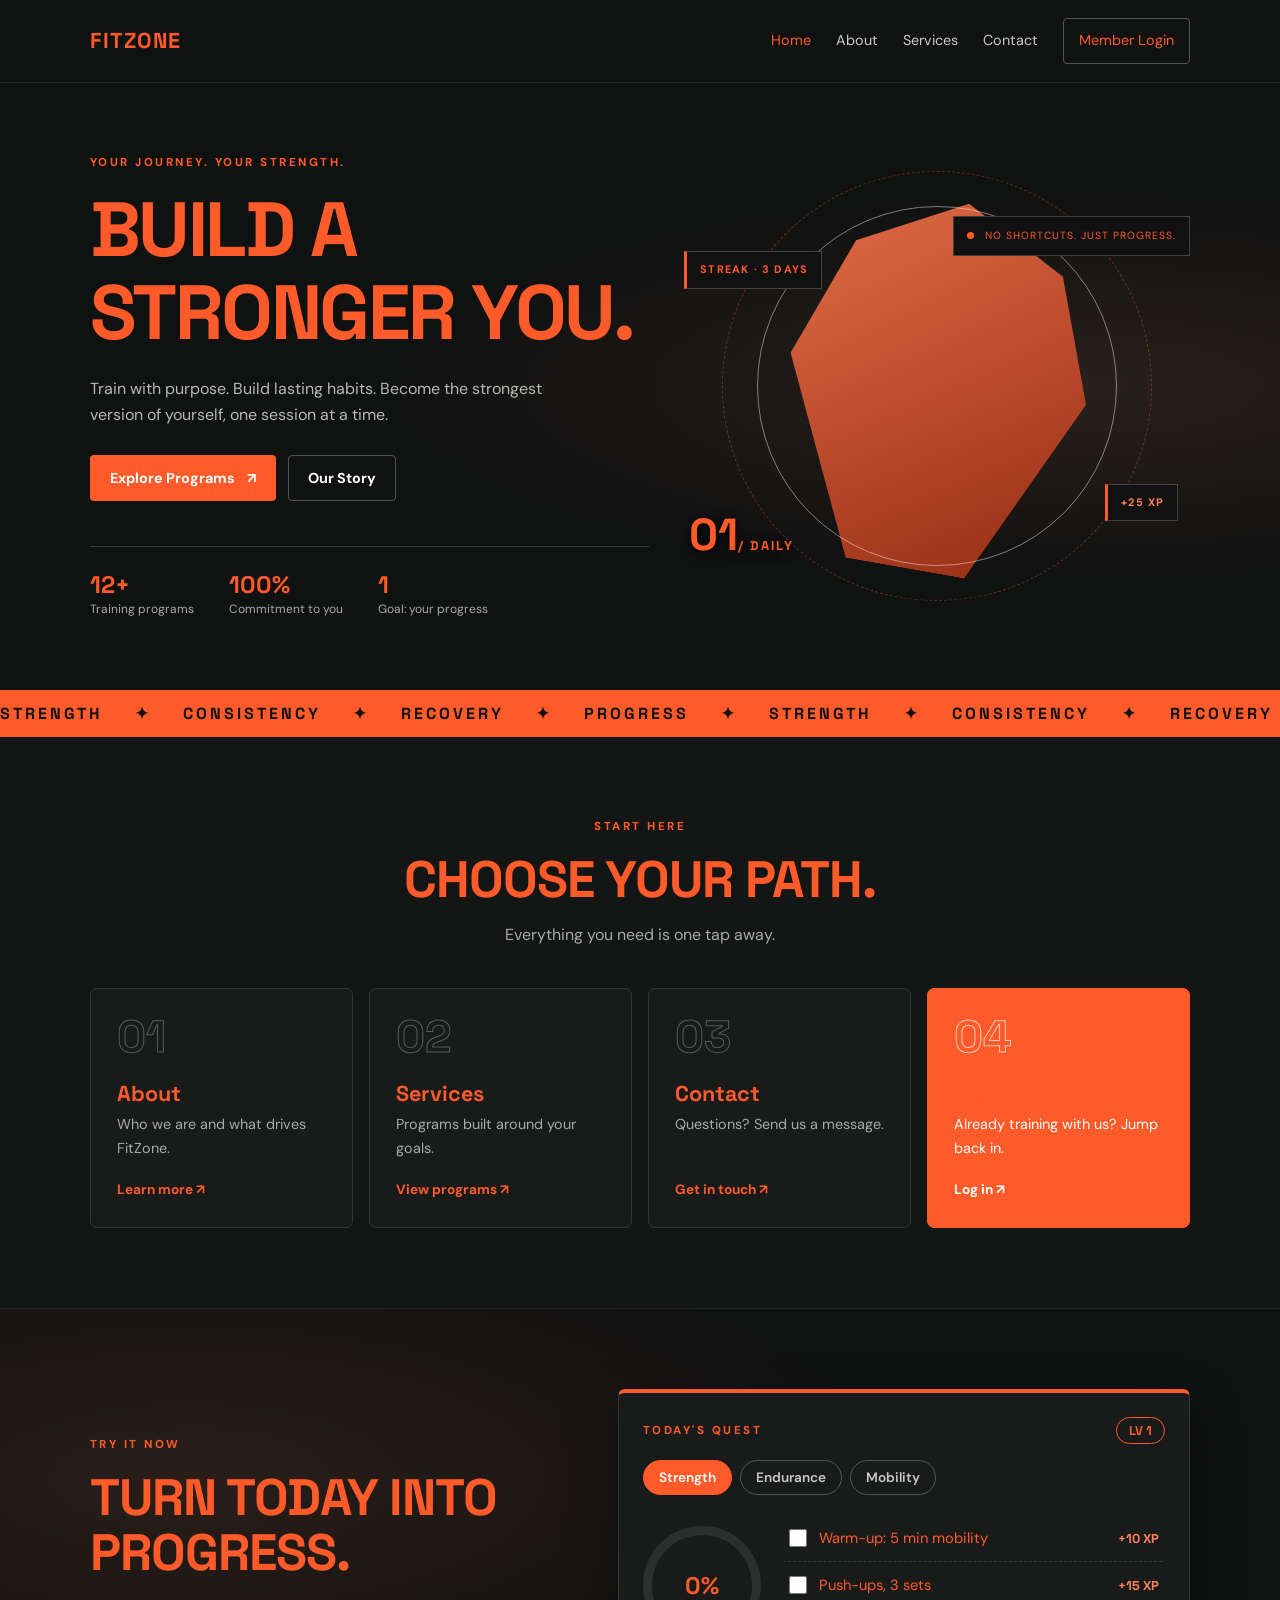
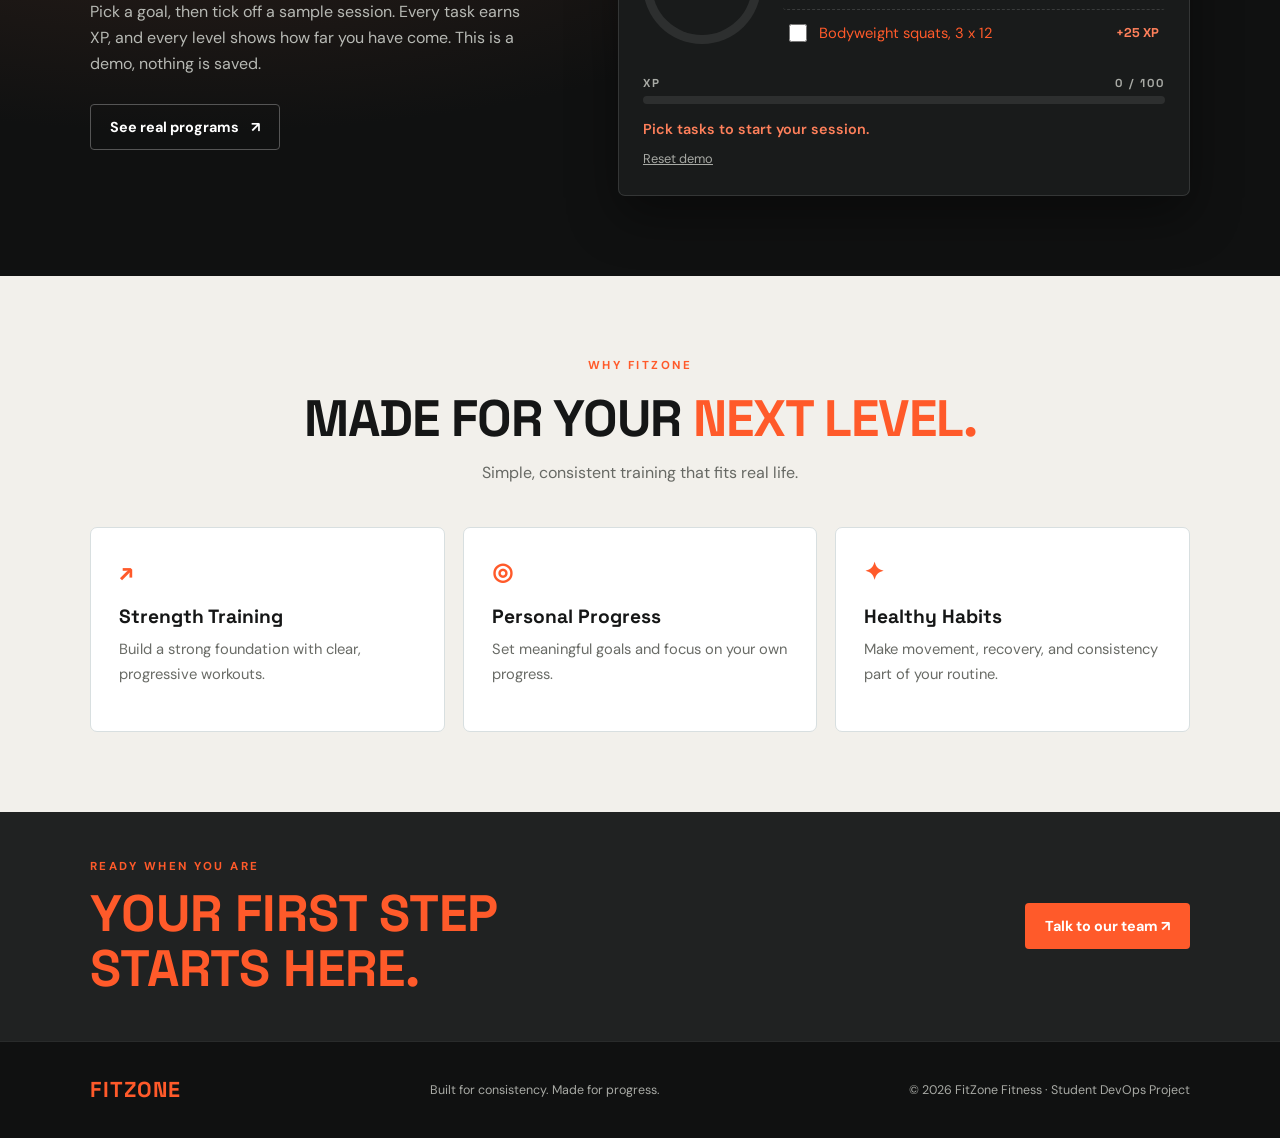
<file: index.html>
<!DOCTYPE html>
<html lang="en">
<head>
  <meta charset="UTF-8">
  <meta name="viewport" content="width=device-width, initial-scale=1.0">
  <meta name="description" content="FitZone helps you build strength, confidence, and healthy habits.">
  <title>FitZone | Home</title>
  <link rel="stylesheet" href="style.css">
  <link rel="stylesheet" href="home.css"><!-- home page only; loads after style.css -->
  <script src="script.js" defer></script>
  <script src="home.js" defer></script><!-- home page only -->
</head>
<body class="home-page">
  <header class="site-header">
    <a class="logo" href="index.html" aria-label="FitZone home">FIT<span>ZONE</span></a>
    <button class="menu-toggle" aria-label="Toggle navigation" aria-expanded="false">☰</button>
    <nav class="nav-links" aria-label="Main navigation">
      <a class="active" href="index.html" aria-current="page">Home</a><a href="about.html">About</a>
      <a href="services.html">Services</a><a href="contact.html">Contact</a><a class="nav-cta" href="login.html">Member Login</a>
    </nav>
  </header>
  <main>

    <!-- HERO (original content kept; stats now count up, visual now moves) -->
    <section class="hero">
      <div class="hero-content">
        <p class="eyebrow">YOUR JOURNEY. YOUR STRENGTH.</p>
        <h1>BUILD A<br><span>STRONGER YOU.</span></h1>
        <p class="hero-copy">Train with purpose. Build lasting habits. Become the strongest version of yourself, one session at a time.</p>
        <div class="hero-actions"><a class="button button-primary" href="services.html">Explore Programs <span>↗</span></a><a class="button button-ghost" href="about.html">Our Story</a></div>
        <div class="hero-stats">
          <div><strong data-count="12" data-suffix="+">12+</strong><small>Training programs</small></div>
          <div><strong data-count="100" data-suffix="%">100%</strong><small>Commitment to you</small></div>
          <div><strong data-count="1">1</strong><small>Goal: your progress</small></div>
        </div>
      </div>
      <div class="hero-visual" role="img" aria-label="Abstract fitness graphic with a daily streak and XP badge">
        <div class="visual-ring ring-one"></div><div class="visual-ring ring-two"></div>
        <div class="visual-label"><span class="pulse"></span> NO SHORTCUTS. JUST PROGRESS.</div>
        <div class="home-chip home-chip-a">STREAK · 3 DAYS</div>
        <div class="home-chip home-chip-b">+25 XP</div>
        <div class="visual-number">01<span>/ DAILY</span></div>
      </div>
    </section>

    <!-- SCROLLING BAND -->
    <div class="home-ticker" aria-hidden="true">
      <div class="home-ticker-track">
        <span>STRENGTH</span><span>✦</span><span>CONSISTENCY</span><span>✦</span><span>RECOVERY</span><span>✦</span><span>PROGRESS</span><span>✦</span>
        <span>STRENGTH</span><span>✦</span><span>CONSISTENCY</span><span>✦</span><span>RECOVERY</span><span>✦</span><span>PROGRESS</span><span>✦</span>
      </div>
    </div>

    <!-- PAGE CARDS: one per team page -->
    <section class="section home-paths" aria-labelledby="home-paths-title">
      <div class="section-heading home-reveal">
        <p class="eyebrow">START HERE</p>
        <h2 id="home-paths-title">CHOOSE YOUR <span>PATH.</span></h2>
        <p>Everything you need is one tap away.</p>
      </div>
      <div class="home-path-grid">
        <a class="home-path home-reveal" href="about.html">
          <span class="home-path-num">01</span>
          <h3>About</h3>
          <p>Who we are and what drives FitZone.</p>
          <span class="home-path-go">Learn more <b>↗</b></span>
        </a>
        <a class="home-path home-reveal" href="services.html">
          <span class="home-path-num">02</span>
          <h3>Services</h3>
          <p>Programs built around your goals.</p>
          <span class="home-path-go">View programs <b>↗</b></span>
        </a>
        <a class="home-path home-reveal" href="contact.html">
          <span class="home-path-num">03</span>
          <h3>Contact</h3>
          <p>Questions? Send us a message.</p>
          <span class="home-path-go">Get in touch <b>↗</b></span>
        </a>
        <a class="home-path home-path-hot home-reveal" href="login.html">
          <span class="home-path-num">04</span>
          <h3>Member Login</h3>
          <p>Already training with us? Jump back in.</p>
          <span class="home-path-go">Log in <b>↗</b></span>
        </a>
      </div>
    </section>

    <!-- INTERACTIVE DAILY QUEST (sample data only) -->
    <section class="section home-quest" aria-labelledby="home-quest-title">
      <div class="home-quest-layout">
        <div class="home-reveal">
          <p class="eyebrow">TRY IT NOW</p>
          <h2 id="home-quest-title">TURN TODAY INTO <span>PROGRESS.</span></h2>
          <p class="home-quest-copy">Pick a goal, then tick off a sample session. Every task earns XP, and every level shows how far you have come. This is a demo, nothing is saved.</p>
          <a class="button button-ghost" href="services.html">See real programs <span>↗</span></a>
        </div>

        <div class="home-panel home-reveal" aria-label="Sample daily quest">
          <div class="home-panel-top">
            <span class="home-panel-title">TODAY'S QUEST</span>
            <span class="home-level" id="home-level">LV 1</span>
          </div>

          <div class="home-goals" role="group" aria-label="Choose a goal">
            <button type="button" class="home-goal" data-goal="strength" aria-pressed="true">Strength</button>
            <button type="button" class="home-goal" data-goal="endurance" aria-pressed="false">Endurance</button>
            <button type="button" class="home-goal" data-goal="mobility" aria-pressed="false">Mobility</button>
          </div>

          <div class="home-panel-body">
            <div class="home-ring" id="home-ring" style="--p:0" aria-hidden="true"><span id="home-pct">0%</span></div>
            <ul class="home-tasks" id="home-tasks"></ul>
          </div>

          <div class="home-xp-row"><span>XP</span><span id="home-xp-text">0 / 100</span></div>
          <div class="home-xp-bar" aria-hidden="true"><i id="home-xp-fill"></i></div>

          <p class="home-msg" id="home-msg" aria-live="polite">Pick tasks to start your session.</p>
          <button type="button" class="home-reset" id="home-reset">Reset demo</button>
        </div>
      </div>
    </section>

    <!-- WHY FITZONE (original content kept) -->
    <section class="section section-light">
      <div class="section-heading"><p class="eyebrow">WHY FITZONE</p><h2>MADE FOR YOUR <span>NEXT LEVEL.</span></h2><p>Simple, consistent training that fits real life.</p></div>
      <div class="feature-grid">
        <article class="feature-card"><div class="feature-icon">↗</div><h3>Strength Training</h3><p>Build a strong foundation with clear, progressive workouts.</p></article>
        <article class="feature-card"><div class="feature-icon">◎</div><h3>Personal Progress</h3><p>Set meaningful goals and focus on your own progress.</p></article>
        <article class="feature-card"><div class="feature-icon">✦</div><h3>Healthy Habits</h3><p>Make movement, recovery, and consistency part of your routine.</p></article>
      </div>
    </section>

    <!-- CALLOUT (original content kept) -->
    <section class="callout"><div><p class="eyebrow">READY WHEN YOU ARE</p><h2>YOUR FIRST STEP<br>STARTS HERE.</h2></div><a class="button button-primary" href="contact.html">Talk to our team ↗</a></section>
  </main>
  <footer class="site-footer"><a class="logo" href="index.html">FIT<span>ZONE</span></a><p>Built for consistency. Made for progress.</p><p>© <span class="year"></span> FitZone Fitness · Student DevOps Project</p></footer>
</body>
</html>
</file>
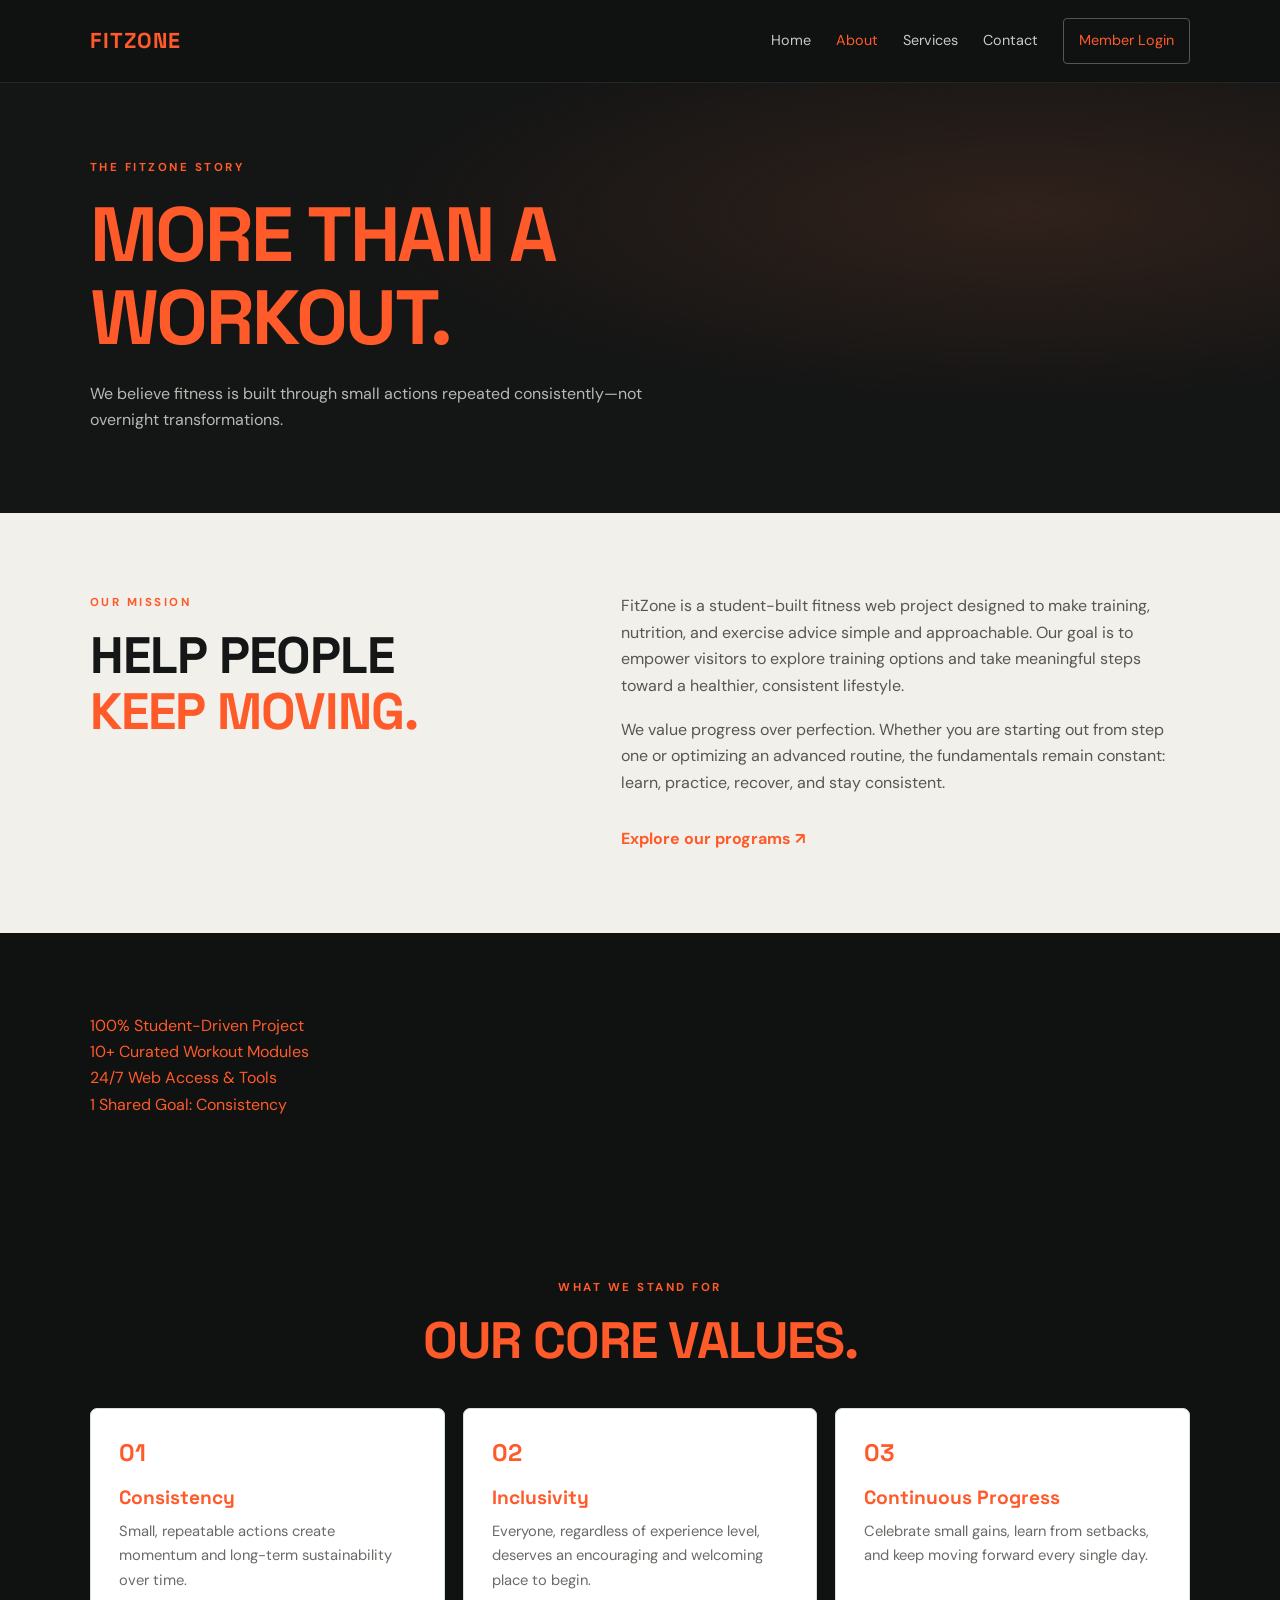
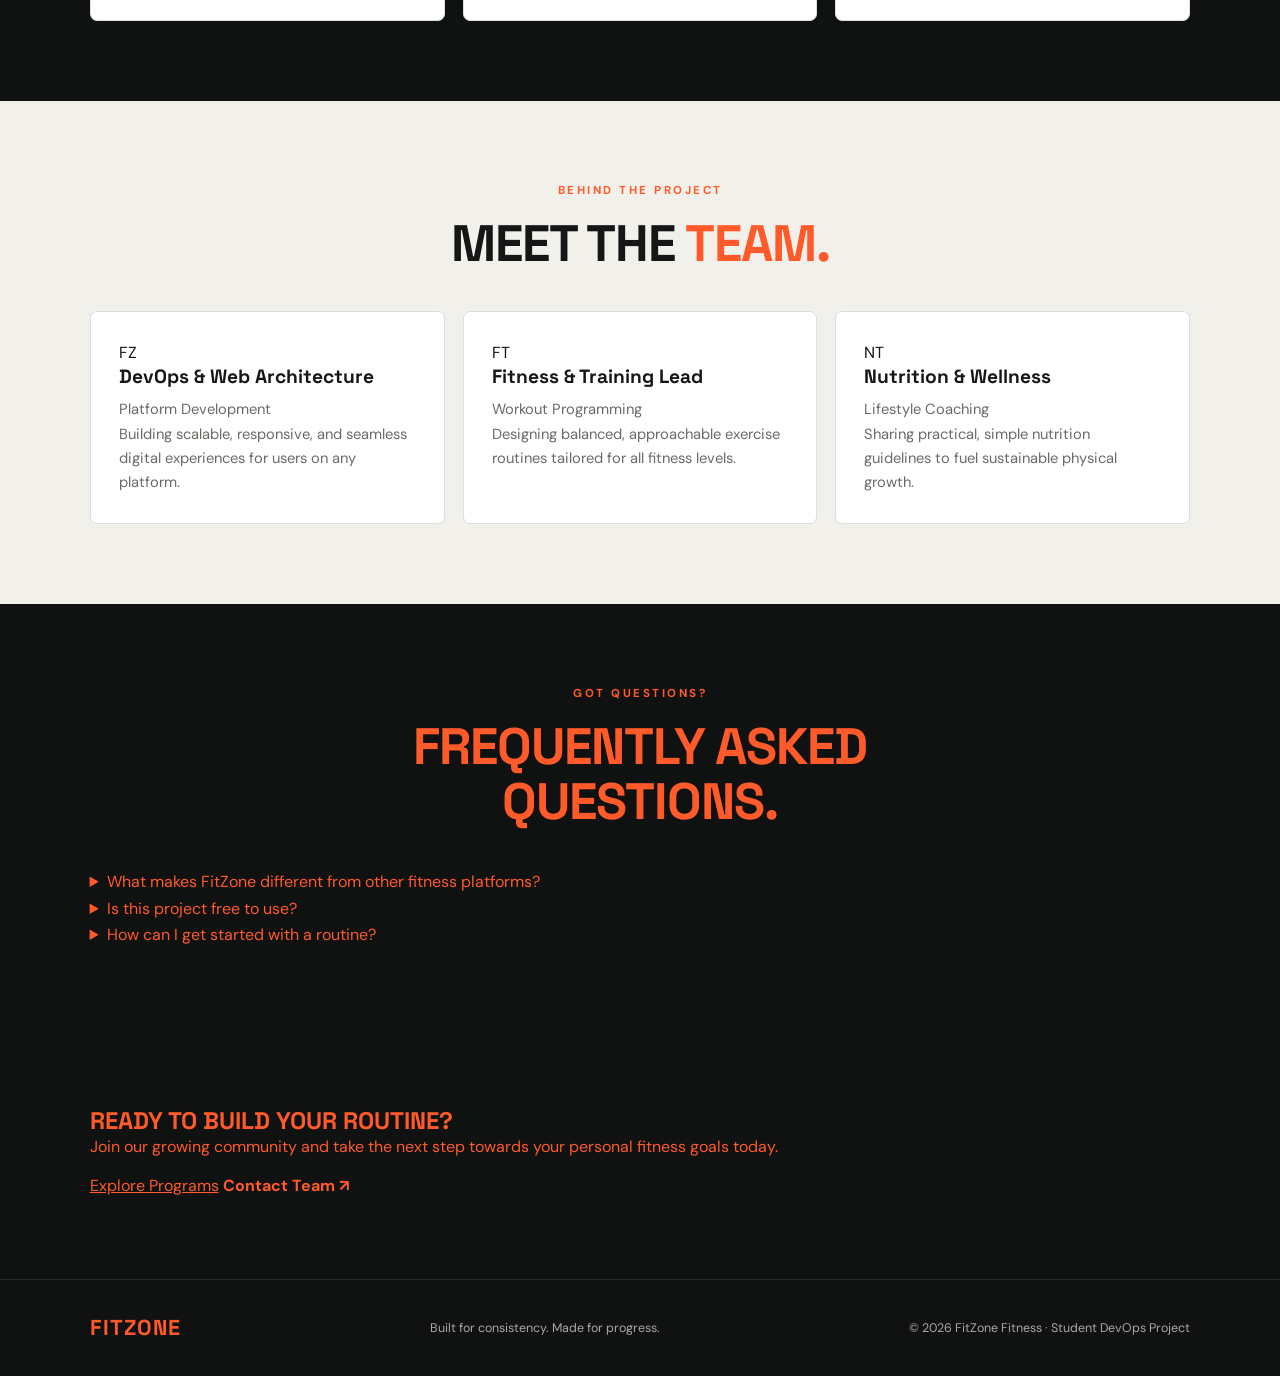
<file: about.html>
<!DOCTYPE html>
<html lang="en">
<head>
  <meta charset="UTF-8">
  <meta name="viewport" content="width=device-width, initial-scale=1.0">
  <meta name="description" content="Learn about the FitZone mission, core values, team, and story.">
  <title>FitZone | About Us</title>
  <link rel="stylesheet" href="style.css">
  <script src="script.js" defer></script>
</head>
<body>

  <!-- HEADER NAVIGATION -->
  <header class="site-header">
    <a class="logo" href="index.html">FIT<span>ZONE</span></a>
    <button class="menu-toggle" aria-label="Toggle navigation" aria-expanded="false">☰</button>
    <nav class="nav-links" aria-label="Main navigation">
      <a href="index.html">Home</a>
      <a class="active" href="about.html">About</a>
      <a href="services.html">Services</a>
      <a href="contact.html">Contact</a>
      <a class="nav-cta" href="login.html">Member Login</a>
    </nav>
  </header>

  <main>
    <!-- HERO SECTION -->
    <section class="page-hero">
      <p class="eyebrow">THE FITZONE STORY</p>
      <h1>MORE THAN A<br><span>WORKOUT.</span></h1>
      <p>We believe fitness is built through small actions repeated consistently—not overnight transformations.</p>
    </section>

    <!-- MISSION SECTION -->
    <section class="section section-light split-section">
      <div>
        <p class="eyebrow">OUR MISSION</p>
        <h2>HELP PEOPLE<br><span>KEEP MOVING.</span></h2>
      </div>
      <div class="prose">
        <p>FitZone is a student-built fitness web project designed to make training, nutrition, and exercise advice simple and approachable. Our goal is to empower visitors to explore training options and take meaningful steps toward a healthier, consistent lifestyle.</p>
        <p>We value progress over perfection. Whether you are starting out from step one or optimizing an advanced routine, the fundamentals remain constant: learn, practice, recover, and stay consistent.</p>
        <a class="text-link" href="services.html">Explore our programs ↗</a>
      </div>
    </section>

    <!-- STATS COUNTER BAR -->
    <section class="section section-dark stats-bar">
      <div class="stats-grid">
        <div class="stat-item">
          <span class="stat-number">100%</span>
          <span class="stat-label">Student-Driven Project</span>
        </div>
        <div class="stat-item">
          <span class="stat-number">10+</span>
          <span class="stat-label">Curated Workout Modules</span>
        </div>
        <div class="stat-item">
          <span class="stat-number">24/7</span>
          <span class="stat-label">Web Access & Tools</span>
        </div>
        <div class="stat-item">
          <span class="stat-number">1</span>
          <span class="stat-label">Shared Goal: Consistency</span>
        </div>
      </div>
    </section>

    <!-- CORE VALUES SECTION -->
    <section class="section">
      <div class="section-heading">
        <p class="eyebrow">WHAT WE STAND FOR</p>
        <h2>OUR CORE <span>VALUES.</span></h2>
      </div>
      <div class="feature-grid">
        <article class="feature-card">
          <div class="feature-icon">01</div>
          <h3>Consistency</h3>
          <p>Small, repeatable actions create momentum and long-term sustainability over time.</p>
        </article>
        <article class="feature-card">
          <div class="feature-icon">02</div>
          <h3>Inclusivity</h3>
          <p>Everyone, regardless of experience level, deserves an encouraging and welcoming place to begin.</p>
        </article>
        <article class="feature-card">
          <div class="feature-icon">03</div>
          <h3>Continuous Progress</h3>
          <p>Celebrate small gains, learn from setbacks, and keep moving forward every single day.</p>
        </article>
      </div>
    </section>

    <!-- TEAM / LEADERSHIP SECTION -->
    <section class="section section-light">
      <div class="section-heading">
        <p class="eyebrow">BEHIND THE PROJECT</p>
        <h2>MEET THE <span>TEAM.</span></h2>
      </div>
      <div class="feature-grid">
        <article class="feature-card team-card">
          <div class="avatar-placeholder">FZ</div>
          <h3>DevOps & Web Architecture</h3>
          <p class="role-title">Platform Development</p>
          <p>Building scalable, responsive, and seamless digital experiences for users on any platform.</p>
        </article>
        <article class="feature-card team-card">
          <div class="avatar-placeholder">FT</div>
          <h3>Fitness & Training Lead</h3>
          <p class="role-title">Workout Programming</p>
          <p>Designing balanced, approachable exercise routines tailored for all fitness levels.</p>
        </article>
        <article class="feature-card team-card">
          <div class="avatar-placeholder">NT</div>
          <h3>Nutrition & Wellness</h3>
          <p class="role-title">Lifestyle Coaching</p>
          <p>Sharing practical, simple nutrition guidelines to fuel sustainable physical growth.</p>
        </article>
      </div>
    </section>

    <!-- FREQUENTLY ASKED QUESTIONS -->
    <section class="section">
      <div class="section-heading">
        <p class="eyebrow">GOT QUESTIONS?</p>
        <h2>FREQUENTLY ASKED <span>QUESTIONS.</span></h2>
      </div>
      <div class="faq-container">
        <details class="faq-item">
          <summary>What makes FitZone different from other fitness platforms?</summary>
          <p>FitZone focuses on fundamental consistency and accessibility rather than quick-fix promises. We prioritize clean web design, easy-to-follow routines, and sustainable habit formation.</p>
        </details>
        <details class="faq-item">
          <summary>Is this project free to use?</summary>
          <p>Yes! FitZone is built as an open student web development and DevOps concept project. All resources and tools are accessible to visitors.</p>
        </details>
        <details class="faq-item">
          <summary>How can I get started with a routine?</summary>
          <p>Head over to our Services page to explore workout plans tailored for beginners, intermediate, and advanced routines.</p>
        </details>
      </div>
    </section>

    <!-- CALL TO ACTION BANNER -->
    <section class="section cta-section">
      <div class="cta-content">
        <h2>READY TO BUILD YOUR <span>ROUTINE?</span></h2>
        <p>Join our growing community and take the next step towards your personal fitness goals today.</p>
        <div class="cta-buttons">
          <a class="nav-cta" href="services.html">Explore Programs</a>
          <a class="text-link" href="contact.html">Contact Team ↗</a>
        </div>
      </div>
    </section>
  </main>

  <!-- SITE FOOTER -->
  <footer class="site-footer">
    <a class="logo" href="index.html">FIT<span>ZONE</span></a>
    <p>Built for consistency. Made for progress.</p>
    <p>© <span class="year"></span> FitZone Fitness · Student DevOps Project</p>
  </footer>

</body>
</html>
</file>
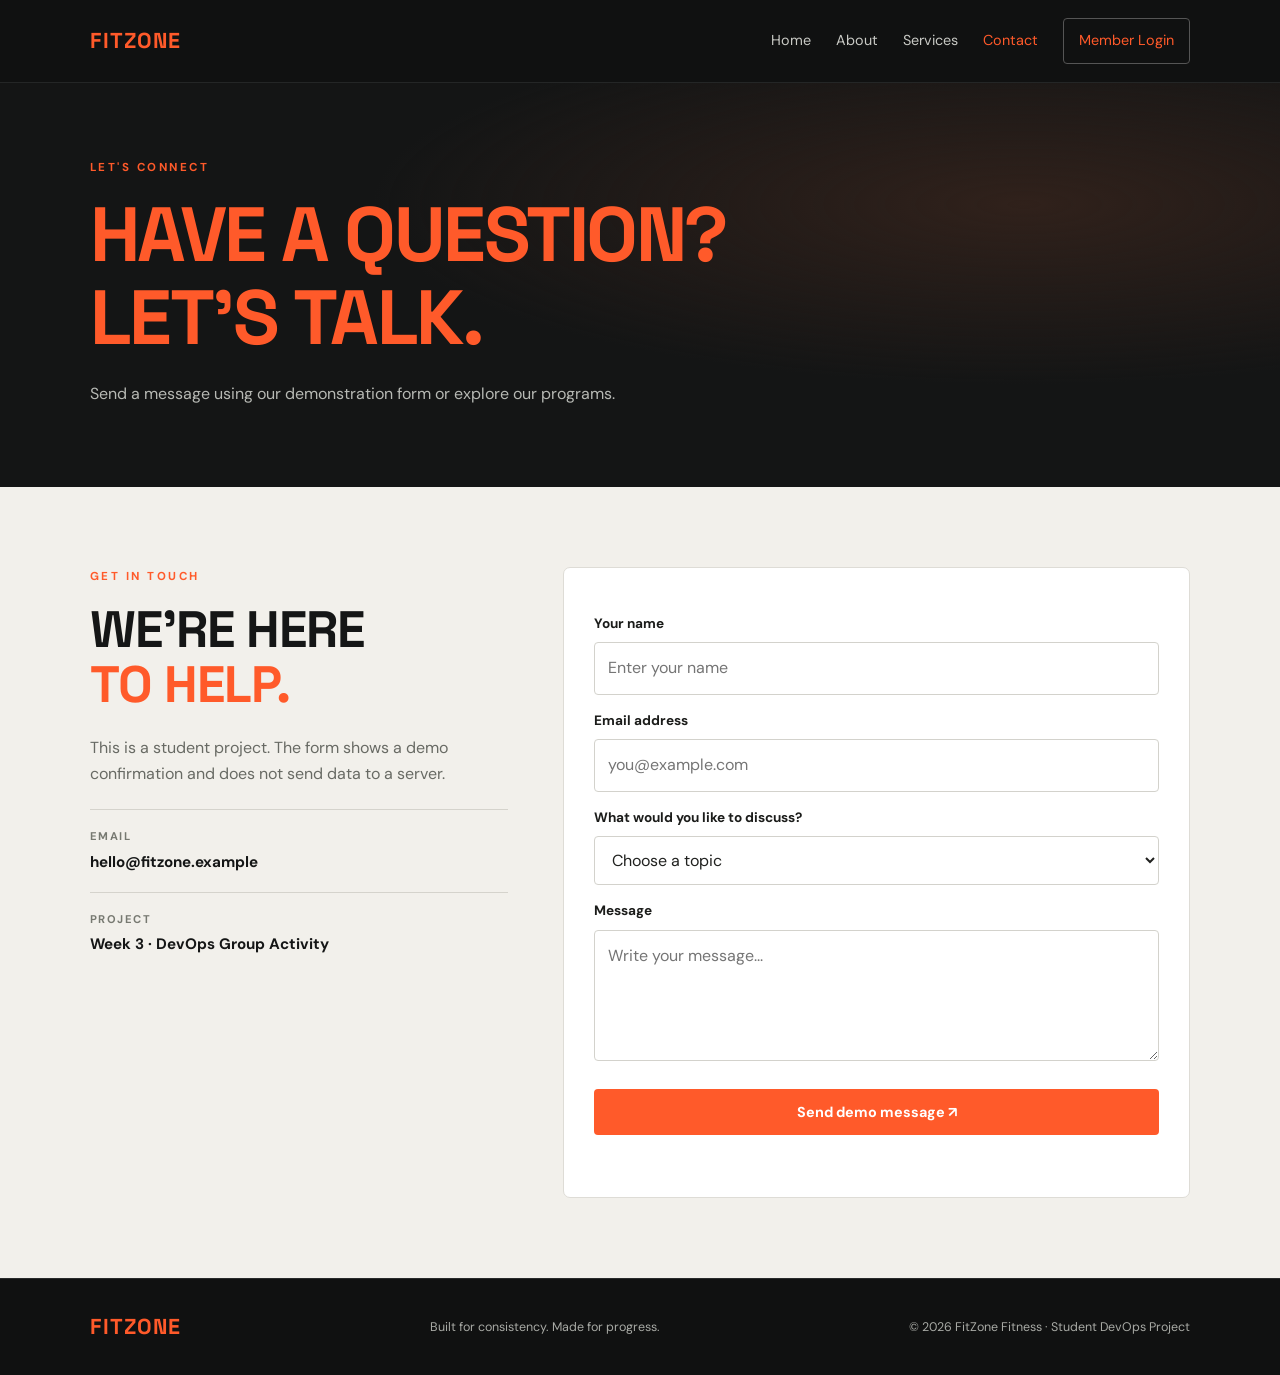
<file: contact.html>
<!DOCTYPE html>
<html lang="en">
<head>
  <meta charset="UTF-8"><meta name="viewport" content="width=device-width, initial-scale=1.0">
  <meta name="description" content="Contact the FitZone team.">
  <title>FitZone | Contact</title><link rel="stylesheet" href="style.css"><script src="script.js" defer></script>
</head>
<body>
  <header class="site-header">
    <a class="logo" href="index.html">FIT<span>ZONE</span></a><button class="menu-toggle" aria-label="Toggle navigation" aria-expanded="false">☰</button>
    <nav class="nav-links" aria-label="Main navigation"><a href="index.html">Home</a><a href="about.html">About</a><a href="services.html">Services</a><a class="active" href="contact.html">Contact</a><a class="nav-cta" href="login.html">Member Login</a></nav>
  </header>
  <main>
    <section class="page-hero"><p class="eyebrow">LET'S CONNECT</p><h1>HAVE A QUESTION?<br><span>LET'S TALK.</span></h1><p>Send a message using our demonstration form or explore our programs.</p></section>
    <section class="section section-light contact-layout"><div class="contact-info"><p class="eyebrow">GET IN TOUCH</p><h2>WE'RE HERE<br><span>TO HELP.</span></h2><p>This is a student project. The form shows a demo confirmation and does not send data to a server.</p><div class="contact-detail"><span>EMAIL</span><strong>hello@fitzone.example</strong></div><div class="contact-detail"><span>PROJECT</span><strong>Week 3 · DevOps Group Activity</strong></div></div>
      <form class="form-card demo-form" data-form-type="contact">
        <label for="contact-name">Your name</label><input id="contact-name" name="name" type="text" placeholder="Enter your name" required>
        <label for="contact-email">Email address</label><input id="contact-email" name="email" type="email" placeholder="you@example.com" required>
        <label for="contact-topic">What would you like to discuss?</label><select id="contact-topic" name="topic" required><option value="">Choose a topic</option><option>Strength training</option><option>Cardio and endurance</option><option>General question</option></select>
        <label for="contact-message">Message</label><textarea id="contact-message" name="message" rows="4" placeholder="Write your message..." required></textarea>
        <button class="button button-primary form-submit" type="submit">Send demo message ↗</button><p class="form-status" aria-live="polite"></p>
      </form>
    </section>
  </main>
  <footer class="site-footer"><a class="logo" href="index.html">FIT<span>ZONE</span></a><p>Built for consistency. Made for progress.</p><p>© <span class="year"></span> FitZone Fitness · Student DevOps Project</p></footer>
</body>
</html>
</file>
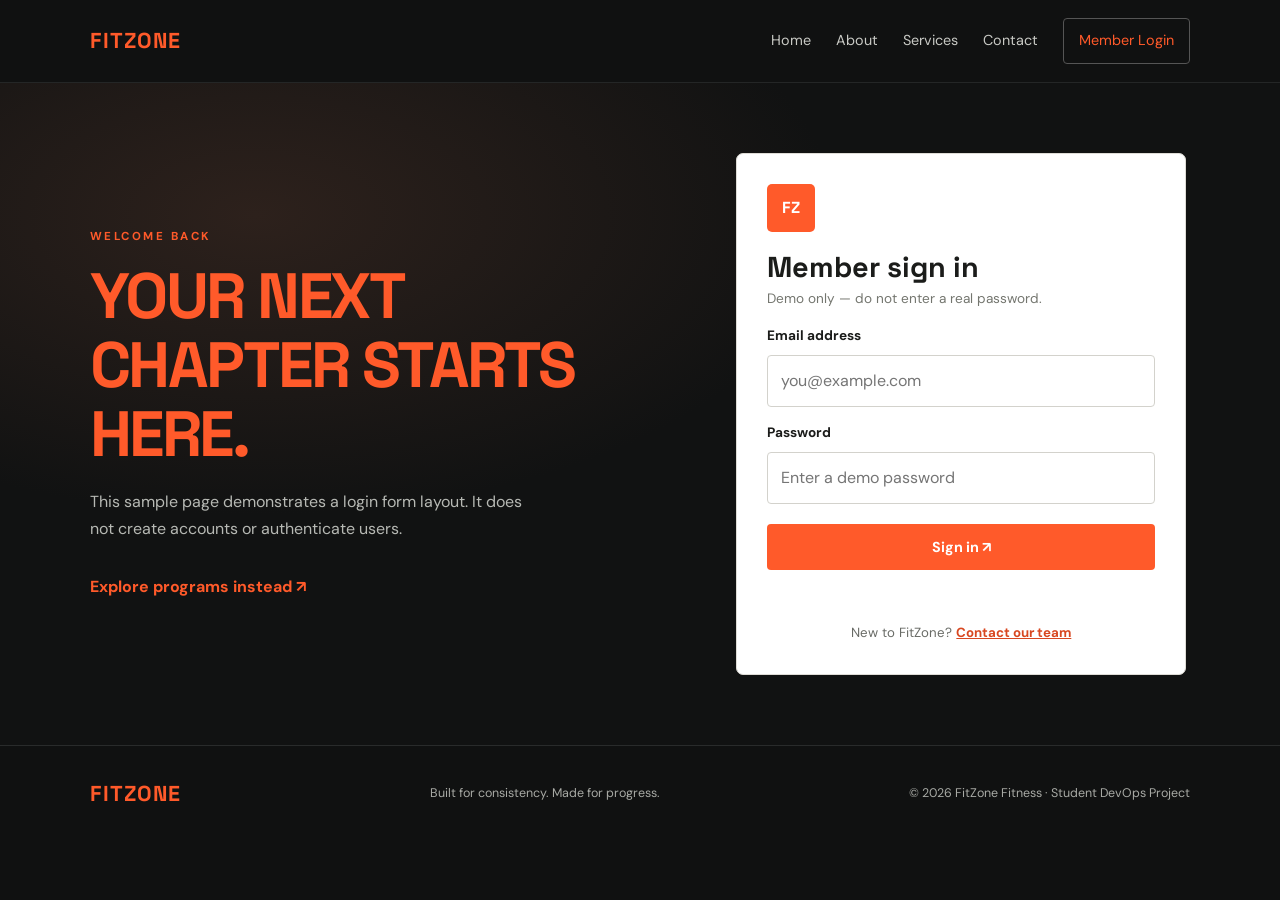
<file: login.html>
<!DOCTYPE html>
<html lang="en">
<head>
  <meta charset="UTF-8"><meta name="viewport" content="width=device-width, initial-scale=1.0">
  <meta name="description" content="FitZone member login demo page.">
  <title>FitZone | Member Login</title><link rel="stylesheet" href="style.css"><script src="script.js" defer></script>
</head>
<body>
  <header class="site-header">
    <a class="logo" href="index.html">FIT<span>ZONE</span></a><button class="menu-toggle" aria-label="Toggle navigation" aria-expanded="false">☰</button>
    <nav class="nav-links" aria-label="Main navigation"><a href="index.html">Home</a><a href="about.html">About</a><a href="services.html">Services</a><a href="contact.html">Contact</a><a class="nav-cta active" href="login.html">Member Login</a></nav>
  </header>
  <main class="login-main">
    <section class="login-intro"><p class="eyebrow">WELCOME BACK</p><h1>YOUR NEXT<br><span>CHAPTER STARTS HERE.</span></h1><p>This sample page demonstrates a login form layout. It does not create accounts or authenticate users.</p><a class="text-link" href="services.html">Explore programs instead ↗</a></section>
    <form class="form-card login-card demo-form" data-form-type="login"><div class="login-mark">FZ</div><h2>Member sign in</h2><p class="muted">Demo only — do not enter a real password.</p>
      <label for="login-email">Email address</label><input id="login-email" name="email" type="email" placeholder="you@example.com" autocomplete="off" required>
      <label for="login-password">Password</label><input id="login-password" name="password" type="password" placeholder="Enter a demo password" autocomplete="off" required>
      <button class="button button-primary form-submit" type="submit">Sign in ↗</button><p class="form-status" aria-live="polite"></p><p class="form-footnote">New to FitZone? <a href="contact.html">Contact our team</a></p>
    </form>
  </main>
  <footer class="site-footer"><a class="logo" href="index.html">FIT<span>ZONE</span></a><p>Built for consistency. Made for progress.</p><p>© <span class="year"></span> FitZone Fitness · Student DevOps Project</p></footer>
</body>
</html>
</file>
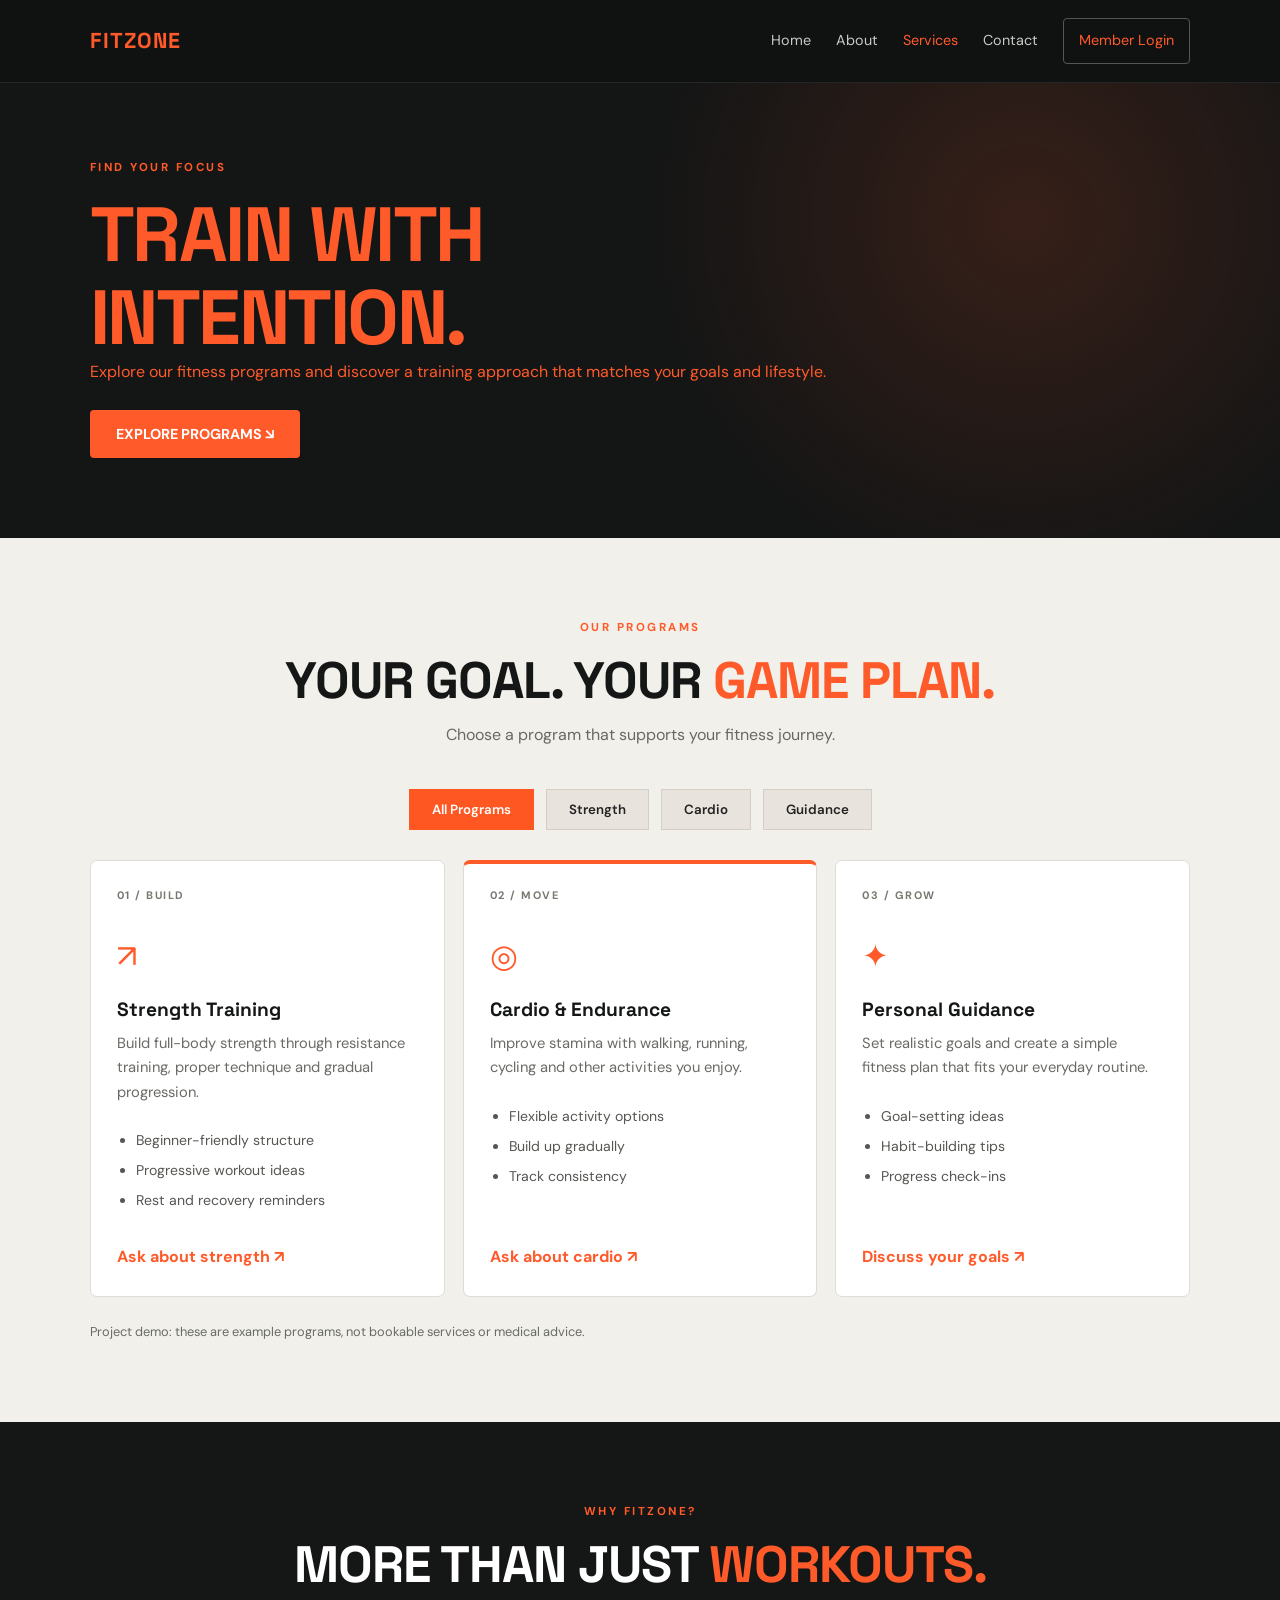
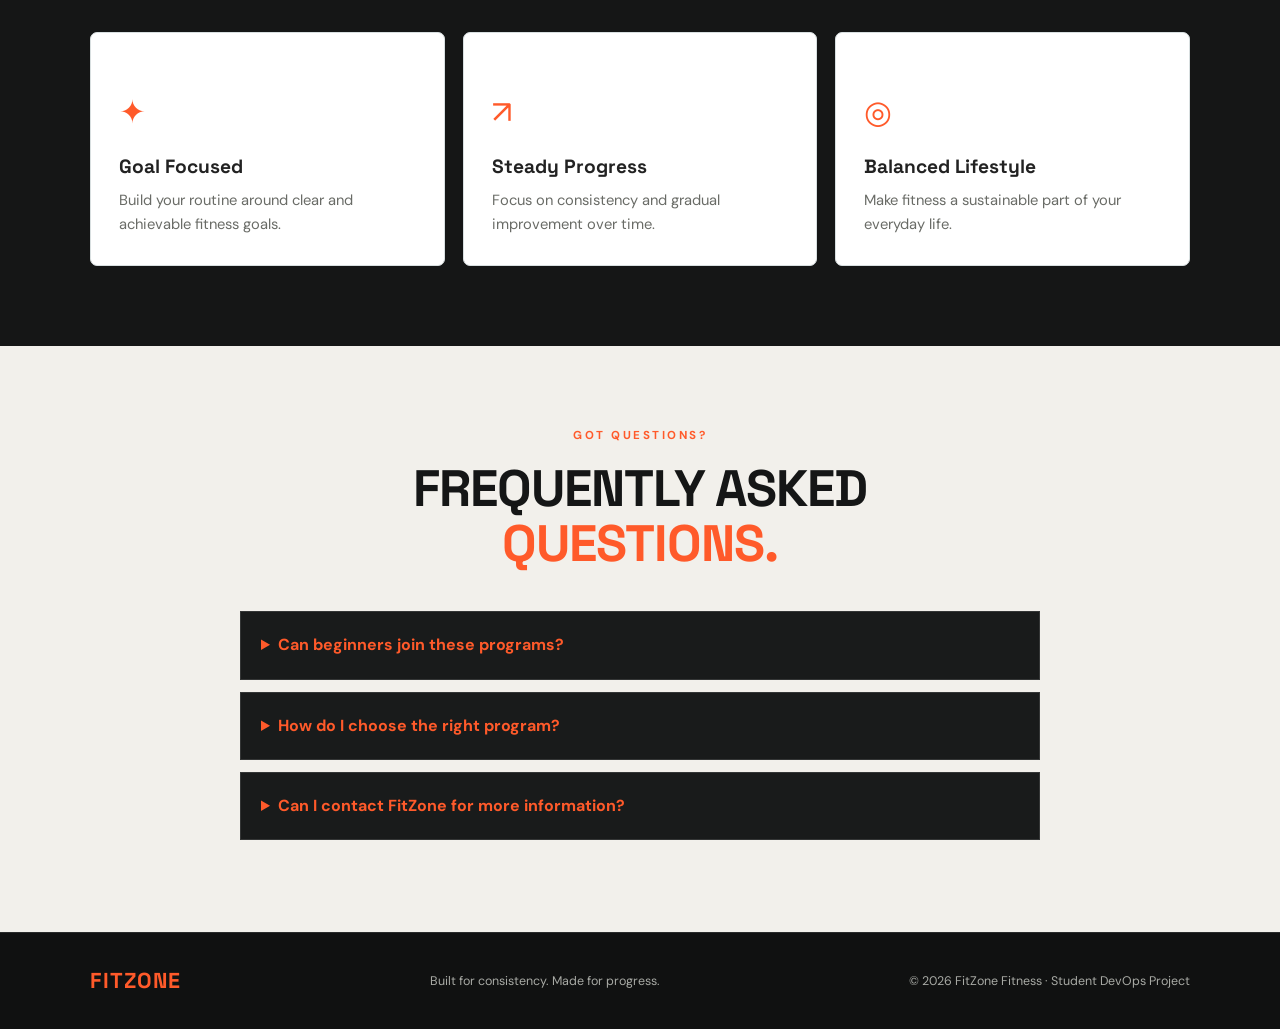
<file: services.html>
<!DOCTYPE html>
<html lang="en">
<head>
  <meta charset="UTF-8"><meta name="viewport" content="width=device-width, initial-scale=1.0">
  <meta name="description" content="Explore FitZone fitness programs.">
<title>FitZone | Services</title>
<link rel="stylesheet" href="style.css">
<link rel="stylesheet" href="services.css">
<script src="script.js" defer></script>
<script src="services.js" defer></script></head>
<body class="services-page">
  <header class="site-header">
    <a class="logo" href="index.html">FIT<span>ZONE</span></a><button class="menu-toggle" aria-label="Toggle navigation" aria-expanded="false">☰</button>
    <nav class="nav-links" aria-label="Main navigation"><a href="index.html">Home</a><a href="about.html">About</a><a class="active" href="services.html">Services</a><a href="contact.html">Contact</a><a class="nav-cta" href="login.html">Member Login</a></nav>
  </header>
  <main>
    <section class="page-hero services-hero">
  <p class="eyebrow">FIND YOUR FOCUS</p>

  <h1>TRAIN WITH<br><span>INTENTION.</span></h1>

  <p>
    Explore our fitness programs and discover a training approach
    that matches your goals and lifestyle.
  </p>

  <a href="#programs" class="button">EXPLORE PROGRAMS ↘</a>
</section>
    <section class="section section-light" id="programs">

  <div class="section-heading">
    <p class="eyebrow">OUR PROGRAMS</p>
    <h2>YOUR GOAL. YOUR <span>GAME PLAN.</span></h2>
    <p>Choose a program that supports your fitness journey.</p>
  </div>

  <!-- Program Filters -->
  <div class="program-filters">
    <button type="button" class="filter-btn active" data-filter="all" aria-pressed="true">All Programs</button>
    <button type="button" class="filter-btn" data-filter="strength" aria-pressed="false">Strength</button>
    <button type="button" class="filter-btn" data-filter="cardio" aria-pressed="false">Cardio</button>
    <button type="button" class="filter-btn" data-filter="guidance" aria-pressed="false">Guidance</button>
  </div>

  <!-- Program Cards -->
  <div class="program-grid">

    <article class="program-card enhanced-card" data-category="strength">
      <span class="program-tag">01 / BUILD</span>
      <div class="program-symbol">↗</div>
      <h3>Strength Training</h3>
      <p>
        Build full-body strength through resistance training,
        proper technique and gradual progression.
      </p>
      <ul>
        <li>Beginner-friendly structure</li>
        <li>Progressive workout ideas</li>
        <li>Rest and recovery reminders</li>
      </ul>
      <a class="text-link" href="contact.html">Ask about strength ↗</a>
    </article>

    <article class="program-card featured enhanced-card" data-category="cardio">
      <span class="program-tag">02 / MOVE</span>
      <div class="program-symbol">◎</div>
      <h3>Cardio & Endurance</h3>
      <p>
        Improve stamina with walking, running, cycling
        and other activities you enjoy.
      </p>
      <ul>
        <li>Flexible activity options</li>
        <li>Build up gradually</li>
        <li>Track consistency</li>
      </ul>
      <a class="text-link" href="contact.html">Ask about cardio ↗</a>
    </article>

    <article class="program-card enhanced-card" data-category="guidance">
      <span class="program-tag">03 / GROW</span>
      <div class="program-symbol">✦</div>
      <h3>Personal Guidance</h3>
      <p>
        Set realistic goals and create a simple fitness plan
        that fits your everyday routine.
      </p>
      <ul>
        <li>Goal-setting ideas</li>
        <li>Habit-building tips</li>
        <li>Progress check-ins</li>
      </ul>
      <a class="text-link" href="contact.html">Discuss your goals ↗</a>
    </article>

  </div>

  <p class="notice">
    Project demo: these are example programs, not bookable services or medical advice.
  </p>

</section>

<section class="section benefits-section">

  <div class="section-heading">
    <p class="eyebrow">WHY FITZONE?</p>
    <h2>MORE THAN JUST <span>WORKOUTS.</span></h2>
  </div>

  <div class="feature-grid">

    <article class="feature-card">
      <div class="program-symbol">✦</div>
      <h3>Goal Focused</h3>
      <p>Build your routine around clear and achievable fitness goals.</p>
    </article>

    <article class="feature-card">
      <div class="program-symbol">↗</div>
      <h3>Steady Progress</h3>
      <p>Focus on consistency and gradual improvement over time.</p>
    </article>

    <article class="feature-card">
      <div class="program-symbol">◎</div>
      <h3>Balanced Lifestyle</h3>
      <p>Make fitness a sustainable part of your everyday life.</p>
    </article>

  </div>

</section>
<section class="section section-light faq-section">

  <div class="section-heading">
    <p class="eyebrow">GOT QUESTIONS?</p>
    <h2>FREQUENTLY ASKED <span>QUESTIONS.</span></h2>
  </div>

  <div class="faq-list">

    <details>
      <summary>Can beginners join these programs?</summary>
      <p>Yes. The example programs are designed to demonstrate options for different experience levels.</p>
    </details>

    <details>
      <summary>How do I choose the right program?</summary>
      <p>Start by identifying your fitness goal, preferred activities and current experience level.</p>
    </details>

    <details>
      <summary>Can I contact FitZone for more information?</summary>
      <p>Yes. Visit our Contact page to explore the demonstration contact form.</p>
    </details>

  </div>

</section>
  </main>
  <footer class="site-footer"><a class="logo" href="index.html">FIT<span>ZONE</span></a><p>Built for consistency. Made for progress.</p><p>© <span class="year"></span> FitZone Fitness · Student DevOps Project</p></footer>
</body>
</html>
</file>
<file: style.css>
@import url('https://fonts.googleapis.com/css2?family=DM+Sans:wght@400;500;600;700&family=Space+Grotesk:wght@400;500;600;700&display=swap');

:root{--bg:#101111;--panel:#191b1b;--panel-2:#222424;--text:#ff5a2a;--muted:#a8aaa5;--accent:#ff5a2a;--accent-light:#ff805b;--line:#343636;--light:#f2f0eb;--dark:#151616}
*{box-sizing:border-box;margin:0;padding:0}
html{scroll-behavior:smooth}
body{font-family:"DM Sans",Arial,sans-serif;background:var(--bg);color:var(--text);line-height:1.65}
a{color:inherit}
.site-header{min-height:82px;padding:18px 7%;display:flex;justify-content:space-between;align-items:center;gap:24px;background:#101111;border-bottom:1px solid #242626;position:relative;z-index:10}
.logo{font-family:"Space Grotesk",Arial,sans-serif;font-weight:700;letter-spacing:1px;font-size:1.35rem;text-decoration:none;color:var(--text)}
.logo span{color:var(--accent)}
.nav-links{display:flex;align-items:center;gap:25px}
.nav-links a{text-decoration:none;color:#c9cac5;font-size:.9rem;transition:color .2s}
.nav-links a:hover,.nav-links a.active{color:var(--accent)}
.nav-links .nav-cta{border:1px solid #555;padding:10px 15px;border-radius:4px;color:var(--text)}
.nav-links .nav-cta:hover{border-color:var(--accent);color:var(--accent)}
.menu-toggle{display:none;background:transparent;color:white;border:1px solid var(--line);padding:7px 11px;font-size:1.3rem;border-radius:4px}
.hero{min-height:590px;padding:70px 7%;display:grid;grid-template-columns:1.05fr .95fr;align-items:center;gap:35px;overflow:hidden;background:radial-gradient(ellipse at 85% 50%,#29201c 0,transparent 45%),#101111}
.hero-content{max-width:620px;position:relative;z-index:1}
.eyebrow{font-size:.72rem;letter-spacing:2.5px;font-weight:700;color:var(--accent);margin-bottom:16px}
h1,h2,h3{font-family:"Space Grotesk",Arial,sans-serif;line-height:1.08}
.hero h1,.page-hero h1,.login-intro h1{font-size:clamp(2.8rem,6vw,5.2rem);letter-spacing:-2.5px;font-weight:700}
h1 span,h2 span{color:var(--accent)}
.hero-copy{max-width:470px;color:#b7b9b4;margin:22px 0 27px}
.hero-actions{display:flex;flex-wrap:wrap;gap:12px}
.button{display:inline-flex;align-items:center;justify-content:center;gap:12px;text-decoration:none;border:1px solid transparent;border-radius:4px;padding:13px 19px;font:700 .9rem "DM Sans",Arial,sans-serif;cursor:pointer;transition:transform .2s,background .2s}
.button:hover{transform:translateY(-2px)}
.button-primary{background:var(--accent);color:#fff}
.button-primary:hover{background:#e94b20}
.button-ghost{border-color:#555;background:transparent;color:#fff}
.button-ghost:hover{border-color:var(--accent)}
.hero-stats{display:flex;gap:35px;margin-top:45px;padding-top:22px;border-top:1px solid #383939}
.hero-stats div{display:flex;flex-direction:column}
.hero-stats strong{font:700 1.5rem "Space Grotesk",Arial,sans-serif}
.hero-stats small{font-size:.75rem;color:var(--muted)}
.hero-visual{height:410px;position:relative;display:flex;align-items:center;justify-content:center;isolation:isolate}
.hero-visual:before{content:"";position:absolute;width:300px;height:370px;background:linear-gradient(145deg,#ff794f,#a62f12);clip-path:polygon(50% 0,85% 15%,100% 48%,70% 100%,30% 100%,0 48%,15% 15%);opacity:.88;transform:rotate(10deg);z-index:-1}
.visual-ring{position:absolute;border:1px solid rgba(255,255,255,.45);border-radius:50%;width:360px;height:360px}
.ring-two{width:430px;height:430px;border-color:rgba(255,90,42,.35)}
.visual-label{position:absolute;top:35px;right:0;font-size:.65rem;letter-spacing:1px;background:#111;padding:10px 13px;border:1px solid #424242}
.pulse{display:inline-block;width:7px;height:7px;background:var(--accent);border-radius:50%;margin-right:7px}
.visual-number{position:absolute;bottom:28px;left:5px;font:700 2.8rem "Space Grotesk",sans-serif;text-shadow:0 2px 12px #000}
.visual-number span{font-size:.8rem;letter-spacing:2px}
.section{padding:80px 7%}
.section-light{background:var(--light);color:var(--dark)}
.section-heading{text-align:center;max-width:720px;margin:0 auto 40px}
.section-heading h2,.split-section h2,.contact-info h2{font-size:clamp(2rem,4vw,3.4rem);letter-spacing:-1px}
.section-heading>p:last-child{color:#676964;margin-top:14px}
.feature-grid{display:grid;grid-template-columns:repeat(3,minmax(0,1fr));gap:18px;max-width:1150px;margin:0 auto}
.feature-card{padding:28px;background:#fff;border:1px solid #d8dfe0;border-radius:7px;min-height:205px}
.feature-icon{font:700 1.5rem "Space Grotesk",sans-serif;color:var(--accent);margin-bottom:20px}
.feature-card h3,.program-card h3{font-size:1.2rem;margin-bottom:10px}
.feature-card p,.program-card p{font-size:.92rem;color:#696b66}
.callout{padding:45px 7%;display:flex;align-items:center;justify-content:space-between;gap:24px;background:#202222}
.callout h2{font-size:clamp(2rem,4vw,3.3rem)}
.callout .eyebrow{margin-bottom:10px}
.site-footer{padding:30px 7%;display:flex;align-items:center;justify-content:space-between;gap:18px;flex-wrap:wrap;border-top:1px solid #292b2b;color:var(--muted);font-size:.78rem}
.site-footer .logo{color:var(--text)}
.page-hero{padding:75px 7% 80px;background:radial-gradient(ellipse at 80% 30%,#30211b 0,transparent 45%),#141515}
.page-hero h1{font-size:clamp(2.8rem,6vw,4.8rem)}
.page-hero>p:last-child{max-width:600px;color:#b7b9b4;margin-top:22px}
.split-section{display:grid;grid-template-columns:.9fr 1.1fr;gap:65px;align-items:start}
.prose p{color:#555752;margin-bottom:18px}
.text-link{display:inline-block;color:var(--accent);font-weight:700;text-decoration:none;margin-top:12px}
.text-link:hover{text-decoration:underline}
.program-grid{display:grid;grid-template-columns:repeat(3,minmax(0,1fr));gap:18px;max-width:1200px;margin:0 auto}
.program-card{background:#fff;border:1px solid #dedcd6;border-radius:7px;padding:26px;display:flex;flex-direction:column;align-items:flex-start}
.program-card.featured{border-top:4px solid var(--accent);padding-top:23px}
.program-tag{font-size:.68rem;letter-spacing:1.5px;color:#777971;font-weight:700}
.program-symbol{font-size:2rem;color:var(--accent);margin:25px 0 18px}
.program-card ul{padding-left:19px;margin:18px 0 24px;color:#555752;font-size:.88rem}
.program-card li{margin:7px 0}
.program-card .text-link{margin-top:auto}
.notice{max-width:1200px;margin:24px auto 0;font-size:.8rem;color:#686a64}
.contact-layout{display:grid;grid-template-columns:.8fr 1.2fr;gap:55px;align-items:start}
.contact-info>p:not(.eyebrow){color:#686a64;margin:22px 0;max-width:400px}
.contact-detail{display:flex;flex-direction:column;border-top:1px solid #d5d3cc;padding:17px 0;gap:4px}
.contact-detail span{font-size:.7rem;color:#777971;letter-spacing:1.5px;font-weight:700}
.contact-detail strong{font-size:.95rem}
.form-card{background:#fff;color:#1b1c1a;padding:30px;border:1px solid #dedcd6;border-radius:7px}
.form-card label{display:block;font-size:.85rem;font-weight:700;margin:15px 0 7px}
.form-card input,.form-card textarea,.form-card select{width:100%;padding:12px 13px;border:1px solid #d3d2cc;border-radius:4px;font:inherit;color:#20211f;background:#fff}
.form-card input:focus,.form-card textarea:focus,.form-card select:focus{outline:2px solid #ffb49e;border-color:var(--accent)}
.form-card textarea{resize:vertical}
.form-submit{width:100%;margin-top:20px}
.form-status{margin-top:12px;font-size:.88rem;font-weight:600;color:#287143;min-height:1.4em}
.login-main{padding:70px 7%;min-height:570px;display:grid;grid-template-columns:1fr .8fr;align-items:center;gap:70px;background:radial-gradient(ellipse at 20% 20%,#2d211c 0,transparent 40%),#111212}
.login-intro{max-width:590px}
.login-intro h1{font-size:clamp(2.6rem,5vw,4.5rem)}
.login-intro>p:not(.eyebrow){color:#b7b9b4;max-width:440px;margin:20px 0}
.login-card{max-width:450px;width:100%;justify-self:center}
.login-mark{width:48px;height:48px;display:grid;place-items:center;background:var(--accent);color:#fff;font-weight:700;font-family:"Space Grotesk",sans-serif;border-radius:5px;margin-bottom:20px}
.login-card h2{font-size:1.8rem}
.muted{color:#74766f;font-size:.85rem;margin-top:5px}
.form-footnote{font-size:.83rem;text-align:center;margin-top:20px;color:#696b66}
.form-footnote a{color:#d84720;font-weight:700}
@media(max-width:850px){.site-header{padding:16px 5%}.nav-links{gap:14px}.hero{padding:60px 5%;grid-template-columns:1fr .8fr}.hero-visual{transform:scale(.85)}.section,.page-hero{padding-left:5%;padding-right:5%}.program-grid{grid-template-columns:1fr 1fr}.contact-layout{gap:30px}.login-main{padding-left:5%;padding-right:5%;gap:30px}}
@media(max-width:650px){.site-header{flex-wrap:wrap}.menu-toggle{display:block}.nav-links{display:none;flex-direction:column;align-items:stretch;width:100%;gap:0}.nav-links.open{display:flex}.nav-links a{padding:12px 4px;border-top:1px solid #292b2b}.nav-links .nav-cta{border:0;padding:12px 4px}.hero{grid-template-columns:1fr;padding-top:55px}.hero-visual{height:300px;transform:scale(.78);margin:-15px 0}.hero-stats{gap:20px}.hero-stats strong{font-size:1.25rem}.feature-grid,.program-grid,.split-section,.contact-layout,.login-main{grid-template-columns:1fr}.section{padding-top:60px;padding-bottom:60px}.feature-grid{gap:13px}.callout{align-items:flex-start;flex-direction:column}.page-hero{padding-top:55px;padding-bottom:60px}.split-section{gap:25px}.login-main{padding-top:55px;padding-bottom:55px}.login-card{margin-top:10px}.site-footer{flex-direction:column;align-items:flex-start;gap:9px}}
</file>
<file: home.css>
/* ==========================================================
   home.css - FitZone HOME PAGE ONLY
   Loads after style.css and reuses its colours and fonts
   (var(--accent), var(--panel), "Space Grotesk" ...).
   Every new class starts with "home-", so no other page is affected.
   ========================================================== */

/* ---------- hero: make the existing visual move ---------- */
.home-page .hero-visual::before { animation: home-float 7s ease-in-out infinite alternate; }
@keyframes home-float { from { transform: rotate(10deg) translateY(0); } to { transform: rotate(14deg) translateY(-14px); } }
.home-page .ring-one { animation: home-breathe 5s ease-in-out infinite; }
.home-page .ring-two { border-style: dashed; animation: home-spin 50s linear infinite; }
@keyframes home-spin { to { transform: rotate(360deg); } }
@keyframes home-breathe { 50% { transform: scale(1.04); border-color: rgba(255,90,42,.6); } }
.home-page .pulse { animation: home-blink 1.6s ease-in-out infinite; }
@keyframes home-blink { 50% { opacity: .25; } }

.home-chip { position: absolute; padding: 9px 13px; font-size: .68rem; letter-spacing: 1.2px; font-weight: 700; background: #111; border: 1px solid #424242; border-left: 3px solid var(--accent); animation: home-bob 4.5s ease-in-out infinite alternate; }
.home-chip-a { left: 0; top: 70px; }
.home-chip-b { right: 12px; bottom: 70px; color: var(--accent-light); animation-delay: -2s; }
@keyframes home-bob { to { transform: translateY(-10px); } }

/* ---------- scrolling band ---------- */
.home-ticker { overflow: hidden; background: var(--accent); color: #101111; white-space: nowrap; }
.home-ticker-track { display: inline-flex; gap: 2rem; padding: 13px 0; font: 700 1rem "Space Grotesk", Arial, sans-serif; letter-spacing: 3px; animation: home-scroll 28s linear infinite; }
@keyframes home-scroll { to { transform: translateX(-50%); } }

/* ---------- page cards ---------- */
.home-paths { background: #141515; border-bottom: 1px solid #242626; }
.home-paths .section-heading > p:last-child { color: var(--muted); }
.home-path-grid { display: grid; grid-template-columns: repeat(4, minmax(0, 1fr)); gap: 16px; max-width: 1150px; margin: 0 auto; }
.home-path { position: relative; display: flex; flex-direction: column; min-height: 235px; padding: 26px; background: var(--panel); border: 1px solid var(--line); border-radius: 7px; text-decoration: none; overflow: hidden; transition: transform .25s, border-color .25s, background .25s, box-shadow .25s; }
.home-path::after { content: ""; position: absolute; left: 0; bottom: 0; height: 3px; width: 0; background: var(--accent); transition: width .35s; }
.home-path:hover, .home-path:focus-visible { transform: translateY(-6px); border-color: var(--accent); background: var(--panel-2); box-shadow: 0 14px 34px rgba(255,90,42,.15); }
.home-path:hover::after, .home-path:focus-visible::after { width: 100%; }
.home-path:focus-visible, .home-goal:focus-visible, .home-reset:focus-visible, .home-tasks input:focus-visible { outline: 2px solid var(--accent-light); outline-offset: 3px; }
.home-path-num { font: 700 2.8rem/1 "Space Grotesk", sans-serif; color: transparent; -webkit-text-stroke: 1px #5a5c5c; transition: -webkit-text-stroke-color .25s; }
.home-path:hover .home-path-num { -webkit-text-stroke-color: var(--accent); }
.home-path h3 { margin: 22px 0 8px; font-size: 1.35rem; }
.home-path p { color: var(--muted); font-size: .9rem; }
.home-path-go { margin-top: auto; padding-top: 18px; color: var(--accent); font-size: .85rem; font-weight: 700; }
.home-path-go b { display: inline-block; transition: transform .25s; }
.home-path:hover .home-path-go b { transform: translate(4px, -4px); }
.home-path-hot { background: var(--accent); border-color: var(--accent); }
.home-path-hot:hover, .home-path-hot:focus-visible { background: #e94b20; box-shadow: 0 14px 34px rgba(255,90,42,.4); }
.home-path-hot p, .home-path-hot .home-path-go { color: #fff; }
.home-path-hot .home-path-num { -webkit-text-stroke-color: rgba(255,255,255,.7); }
.home-path-hot::after { background: #fff; }

/* ---------- interactive quest ---------- */
.home-quest { background: radial-gradient(ellipse at 15% 30%, #2a1e19 0, transparent 45%), #101111; }
.home-quest-layout { display: grid; grid-template-columns: .9fr 1.1fr; gap: 60px; align-items: center; max-width: 1150px; margin: 0 auto; }
.home-quest h2 { font-size: clamp(2rem, 4vw, 3.4rem); letter-spacing: -1px; }
.home-quest-copy { color: #b7b9b4; margin: 18px 0 26px; max-width: 440px; }

.home-panel { padding: 24px; background: var(--panel); border: 1px solid var(--line); border-top: 4px solid var(--accent); border-radius: 7px; box-shadow: 0 20px 50px rgba(0,0,0,.4); }
.home-panel-top { display: flex; justify-content: space-between; align-items: center; margin-bottom: 16px; }
.home-panel-title { font-size: .72rem; letter-spacing: 2.5px; font-weight: 700; color: var(--accent); }
.home-level { padding: 4px 12px; border: 1px solid var(--accent); border-radius: 999px; font: 700 .8rem "Space Grotesk", sans-serif; }
.home-level.up { animation: home-pop .7s ease-out; background: var(--accent); }
@keyframes home-pop { 40% { transform: scale(1.35); } }

.home-goals { display: flex; flex-wrap: wrap; gap: 8px; margin-bottom: 20px; }
.home-goal { padding: 8px 15px; background: transparent; color: #c9cac5; border: 1px solid #555; border-radius: 999px; font: 600 .85rem "DM Sans", Arial, sans-serif; cursor: pointer; transition: background .2s, border-color .2s, color .2s; }
.home-goal:hover { border-color: var(--accent); }
.home-goal[aria-pressed="true"] { background: var(--accent); border-color: var(--accent); color: #fff; }

.home-panel-body { display: flex; align-items: center; gap: 22px; }
.home-ring { flex: none; position: relative; display: grid; place-items: center; width: 118px; height: 118px; border-radius: 50%; background: conic-gradient(var(--accent) calc(var(--p) * 1%), #2d2f2f 0); transition: background .3s; }
.home-ring::before { content: ""; position: absolute; inset: 9px; border-radius: 50%; background: var(--panel); }
.home-ring span { position: relative; font: 700 1.5rem "Space Grotesk", sans-serif; }
.home-tasks { list-style: none; flex: 1; }
.home-tasks label { display: flex; align-items: center; gap: 12px; padding: 11px 6px; border-bottom: 1px dashed #3a3c3c; cursor: pointer; border-radius: 3px; }
.home-tasks label:hover { background: rgba(255,90,42,.08); }
.home-tasks li:last-child label { border-bottom: 0; }
.home-tasks input { width: 18px; height: 18px; accent-color: var(--accent); flex: none; }
.home-task-name { flex: 1; font-size: .92rem; }
.home-task-xp { font: 700 .8rem "Space Grotesk", sans-serif; color: var(--accent-light); }
.home-tasks input:checked ~ .home-task-name { color: var(--muted); text-decoration: line-through; }

.home-xp-row { display: flex; justify-content: space-between; margin: 20px 0 6px; font: 700 .72rem "Space Grotesk", sans-serif; letter-spacing: 2px; color: var(--muted); }
.home-xp-bar { height: 8px; background: #2d2f2f; border-radius: 99px; overflow: hidden; }
.home-xp-bar i { display: block; height: 100%; width: 0; background: linear-gradient(90deg, var(--accent), var(--accent-light)); border-radius: 99px; transition: width .45s ease; }
.home-msg { min-height: 1.6em; margin-top: 14px; font-size: .9rem; font-weight: 600; color: var(--accent-light); }
.home-reset { margin-top: 6px; padding: 0; background: none; border: 0; color: var(--muted); font: inherit; font-size: .8rem; text-decoration: underline; cursor: pointer; }

/* ---------- reveal on scroll (only when JS is running) ---------- */
.home-js .home-reveal { opacity: 0; transform: translateY(22px); transition: opacity .6s, transform .6s; }
.home-js .home-reveal.in { opacity: 1; transform: none; }
.home-js .home-path-grid .home-reveal:nth-child(2) { transition-delay: .08s; }
.home-js .home-path-grid .home-reveal:nth-child(3) { transition-delay: .16s; }
.home-js .home-path-grid .home-reveal:nth-child(4) { transition-delay: .24s; }
.home-js .home-path.in:hover { transition-delay: 0s; }

/* ---------- responsive ---------- */
@media (max-width: 950px) { .home-path-grid { grid-template-columns: 1fr 1fr; } .home-quest-layout { grid-template-columns: 1fr; gap: 35px; } }
@media (max-width: 650px) {
  .home-path-grid { grid-template-columns: 1fr; }
  .home-path { min-height: 0; }
  .home-panel-body { flex-direction: column; align-items: stretch; }
  .home-ring { margin: 0 auto; }
  .home-chip-a { top: 40px; }
  .home-chip-b { bottom: 30px; }
}
@media (prefers-reduced-motion: reduce) {
  .home-page *, .home-page *::before { animation: none !important; transition: none !important; }
  .home-js .home-reveal { opacity: 1; transform: none; }
}
</file>
<file: services.css>
/* ==================================
   FITZONE - SERVICES PAGE STYLES
   ================================== */

/* Services Hero */

.services-page .services-hero {
  background:
    radial-gradient(circle at 80% 30%, rgba(255, 90, 42, 0.15), transparent 35%),
    #141515;
}

.services-page .services-hero .button {
  display: inline-block;
  margin-top: 25px;
  padding: 14px 25px;
  background: var(--accent);
  color: white;
  text-decoration: none;
  font-weight: 700;
  transition: 0.3s ease;
}

.services-page .services-hero .button:hover {
  background: var(--accent-light);
  transform: translateY(-3px);
}

/* Program Filters */

.services-page .program-filters {
  display: flex;
  justify-content: center;
  flex-wrap: wrap;
  gap: 12px;
  margin: 30px 0;
}

.services-page .filter-btn {
  padding: 11px 22px;
  border: 1px solid #D5CEC5;
  background: #E8E3DC;
  color: #222222;
  cursor: pointer;
  font-family: inherit;
  font-weight: 600;
  transition: 0.3s ease;
}

 /* Hover Effect */
.services-page .filter-btn:hover {
  background: #292929;
  border-color: #292929;
  color: white;
}

 /* Selected Button */
.services-page .filter-btn.active,
.services-page .filter-btn.active:hover {
  background: #FF5722;
  border-color: #FF5722;
  color: white;
}

/* Enhanced Program Cards */

.services-page .enhanced-card {
  transition: transform 0.3s ease, box-shadow 0.3s ease;
}

.services-page .enhanced-card:hover {
  transform: translateY(-8px);
  box-shadow: 0 15px 35px rgba(0, 0, 0, 0.18);
}

.services-page .enhanced-card .program-symbol {
  transition: transform 0.3s ease;
}

.services-page .enhanced-card:hover .program-symbol {
  transform: scale(1.15);
}

.services-page .enhanced-card.hidden {
  display: none;
}

/* Benefits Section */

.services-page .benefits-section {
  background: var(--dark);
}

.services-page .benefits-section .section-heading h2 {
  color: white;
}

.services-page .benefits-section .feature-card {
  transition: transform 0.3s ease;
}

.services-page .benefits-section .feature-card:hover {
  transform: translateY(-6px);
}
/* Benefits Card Headings - NEW CODE */

.services-page .benefits-section .feature-card h3 {
  color: #222222;
}

/* FAQ Section */

.services-page .faq-list {
  max-width: 800px;
  margin: 35px auto 0;
}

.services-page .faq-list details {
  margin-bottom: 12px;
  padding: 20px;
  background: var(--panel);
  border: 1px solid var(--line);
}

.services-page .faq-list summary {
  color: var(--text);
  font-weight: 700;
  cursor: pointer;
}

.services-page .faq-list details p {
  margin-top: 15px;
  color: var(--muted);
  line-height: 1.7;
}

.services-page .faq-list details[open] {
  border-color: var(--accent);
}

/* Mobile Responsive Design */

@media (max-width: 650px) {

  .services-page .program-filters {
    gap: 8px;
  }

  .services-page .filter-btn {
    padding: 9px 14px;
    font-size: 13px;
  }

  .services-page .faq-list details {
    padding: 15px;
  }

}
</file>
